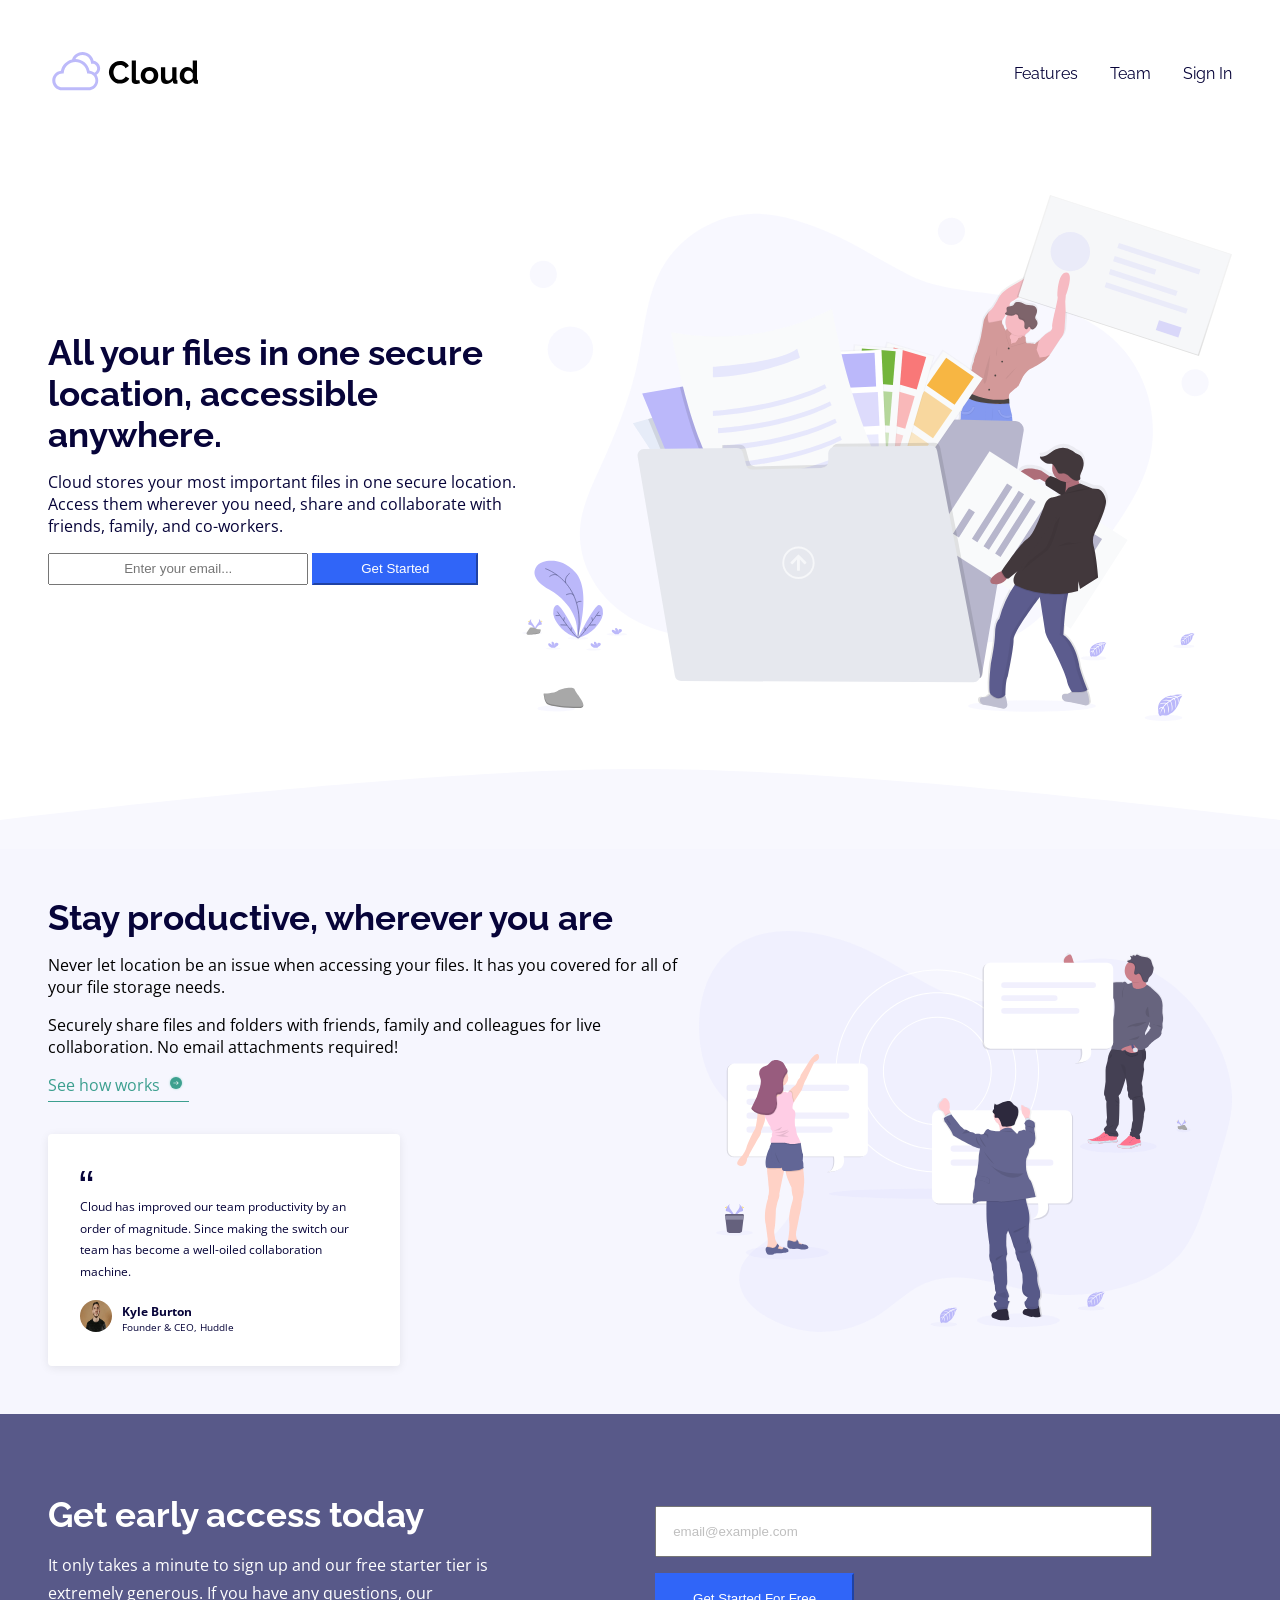
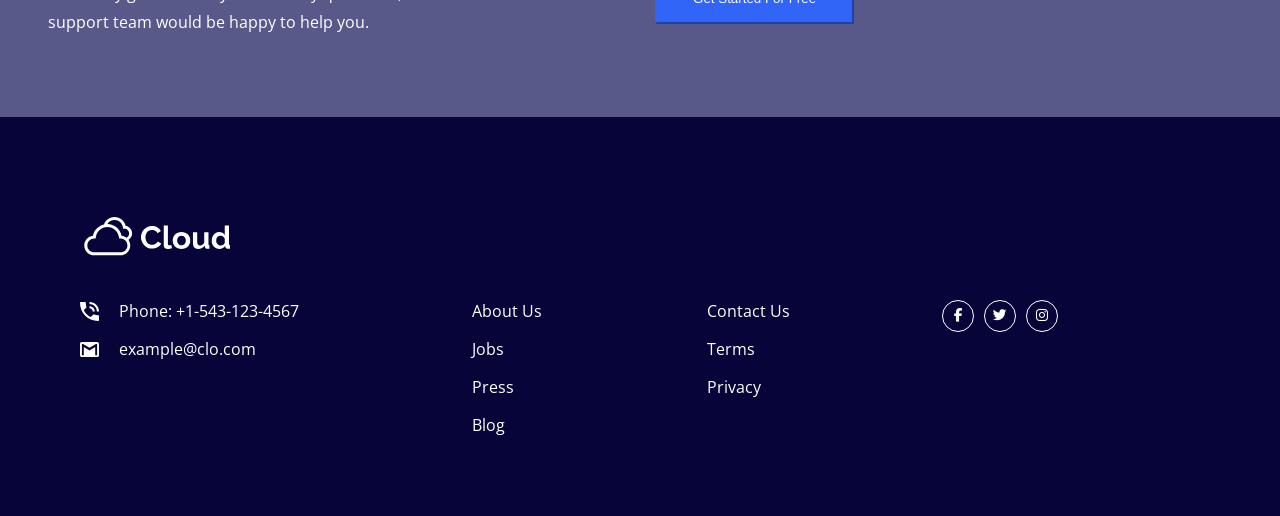
<file: task1/index.html>
<!DOCTYPE html>
<html lang="en">
<head>
    <meta charset="UTF-8">
    <meta name="viewport" content="width=device-width, initial-scale=1.0">
    <title>Cloud</title>
    <link rel="preconnect" href="https://fonts.googleapis.com">
    <link rel="preconnect" href="https://fonts.gstatic.com" crossorigin>
    <link href="https://fonts.googleapis.com/css2?family=Open+Sans:ital,wght@0,300..800;1,300..800&family=Raleway:ital,wght@0,100..900;1,100..900&display=swap" rel="stylesheet">
    <link rel="stylesheet" href="https://cdnjs.cloudflare.com/ajax/libs/font-awesome/6.5.1/css/all.min.css">
    <link rel="stylesheet" href="css/style.css">
</head>
<body>
    <div class="container">
        <header>
            <span class="logo"><img src="images/logo.svg" alt="Cloud"></span>
            <nav>
                <a href="#">Features</a>
                <a href="#">Team</a>
                <a href="#">Sign In</a>
            </nav>
        </header>

        <main>
            <section class="hero">
                <div>
                    <h1>All your files in one secure location, accessible anywhere.</h1>
                    <p>Cloud stores your most important files in one secure location. Access them wherever you need, share and collaborate with friends, family, and co-workers.</p>
                    <form action="#">
                        <input type="email" placeholder="Enter your email...">
                        <button type="submit">Get Started</button>
                    </form>
                </div>
                <img src="images/illustration-1.svg" alt="">
            </section>

            <section class="productive">
                <article class="info">
                    <h2>Stay productive, wherever you are</h2>
                    <p>Never let location be an issue when accessing your files. It has you covered for all of your file storage needs.</p>
                    <p>Securely share files and folders with friends, family and colleagues for live collaboration. No email attachments required!</p>
                    <a href="#">See how works</a>
                    <figure class="testimonial">
                        <img src="images/icon-quotes.svg" alt="">
                        <blockquote>
                            <p>Cloud has improved our team productivity by an order of magnitude. Since making the switch our team has become a well-oiled collaboration machine.</p>
                        </blockquote>
                        <figcaption>
                            <img src="images/kb.jpg" alt="Kyle Burton" class="kyle">
                            <div>
                                <cite>Kyle Burton</cite>
                                <p>Founder & CEO, Huddle</p>
                            </div>
                        </figcaption>
                    </figure>
                </article>
                <img src="images/illustration-2.svg" alt="">
            </section>
            <section class="early-access">
                <article>
                    <h2>Get early access today</h2>
                    <p>It only takes a minute to sign up and our free starter tier is extremely generous. If you have any questions, our support team would be happy to help you.</p>
                </article>
                <form action="#">
                    <input type="email" placeholder="email@example.com">
                    <button type="submit">Get Started For Free</button>
                </form>
            </section>
        </main>

        <footer>
            <img src="images/logo-white.svg" alt="Cloud" class="footer-logo">
            <div class="footer-content">
                <ul class="contact">
                    <li><img src="images/icon-phone.svg" alt="">Phone: +1-543-123-4567</li>
                    <li><img src="images/icon-email.svg" alt="">example@clo.com</li>
                </ul>
                <ul class="footer-links">
                    <li><a href="#">About Us</a></li>
                    <li><a href="#">Jobs</a></li>
                    <li><a href="#">Press</a></li>
                    <li><a href="#">Blog</a></li>
                </ul>
                <ul class="footer-links">
                    <li><a href="#">Contact Us</a></li>
                    <li><a href="#">Terms</a></li>
                    <li><a href="#">Privacy</a></li>
                </ul>
                <div class="socials">
                    <a href="#" aria-label="Facebook"><i class="fa-brands fa-facebook-f"></i></a>
                    <a href="#" aria-label="Twitter"><i class="fa-brands fa-twitter"></i></a>
                    <a href="#" aria-label="Instagram"><i class="fa-brands fa-instagram"></i></a>
                </div>
            </div>
        </footer>
    </div>
</body>
</html>
</file>
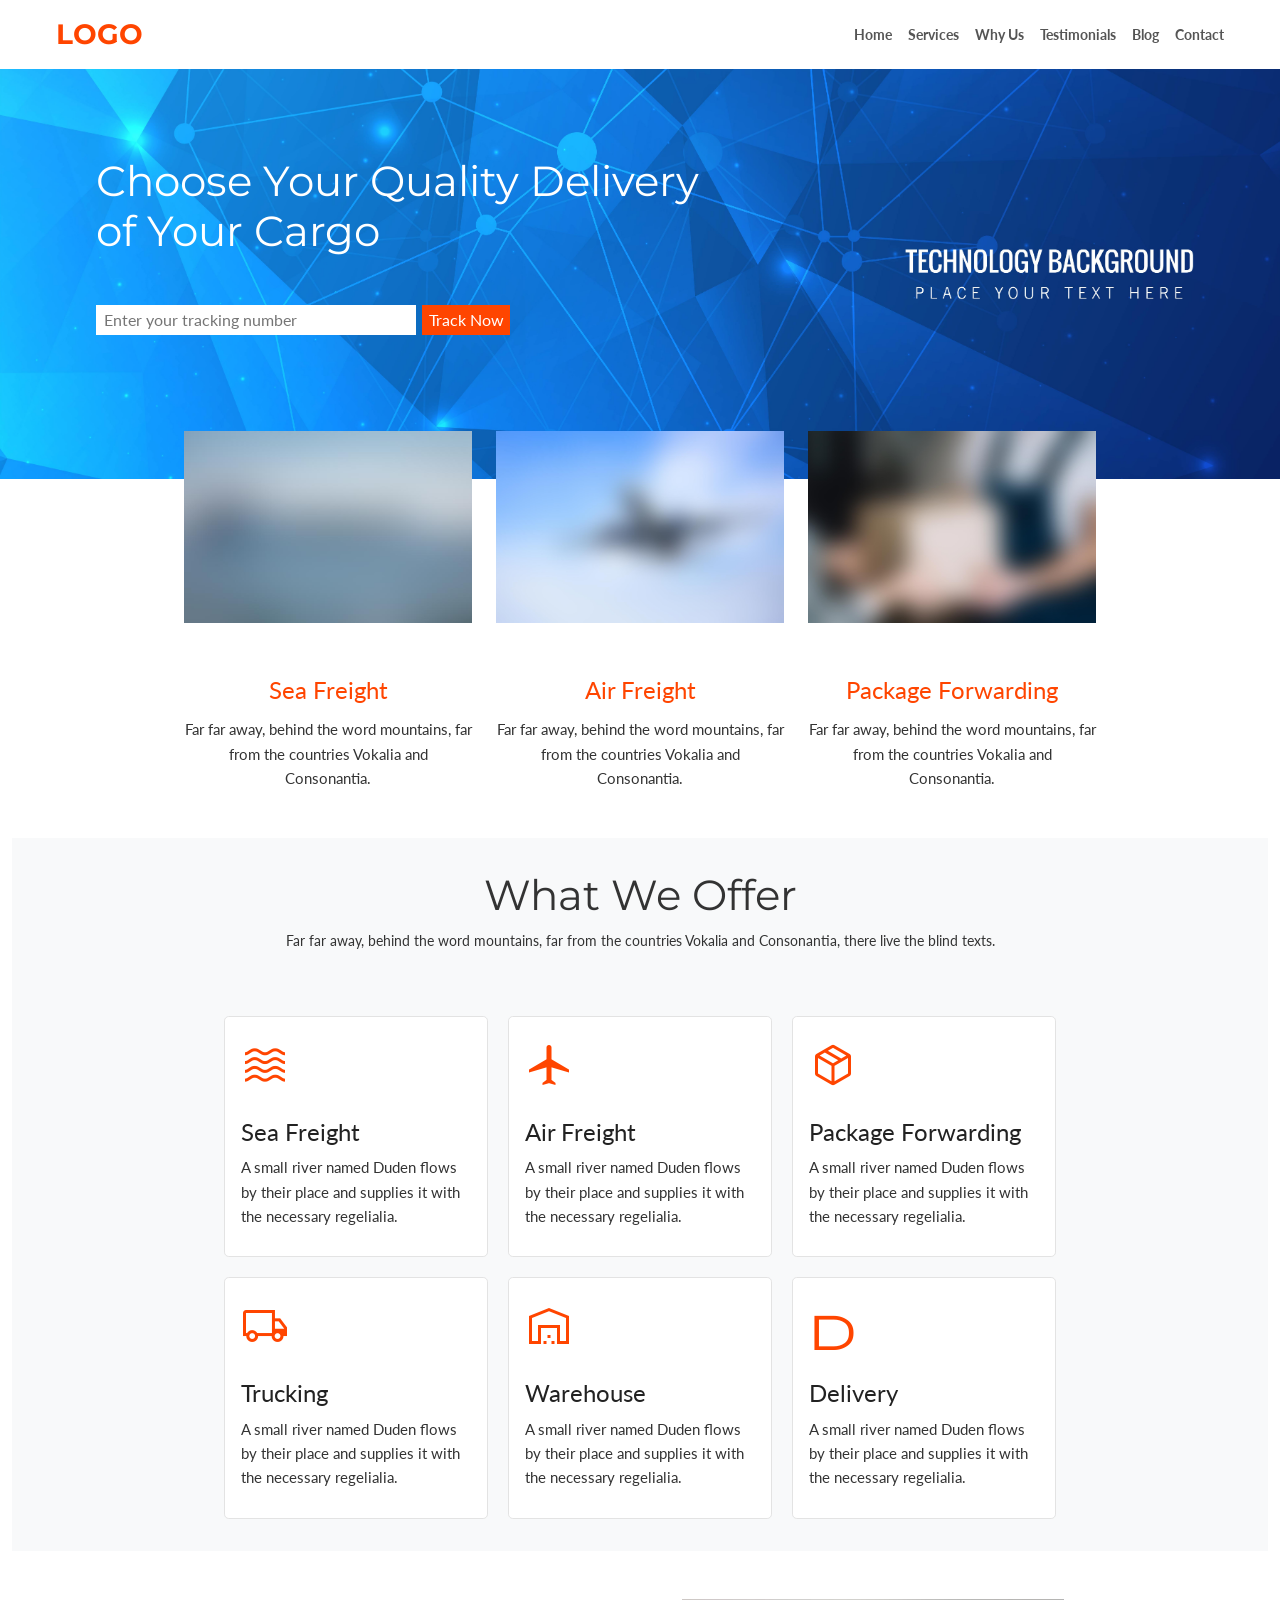
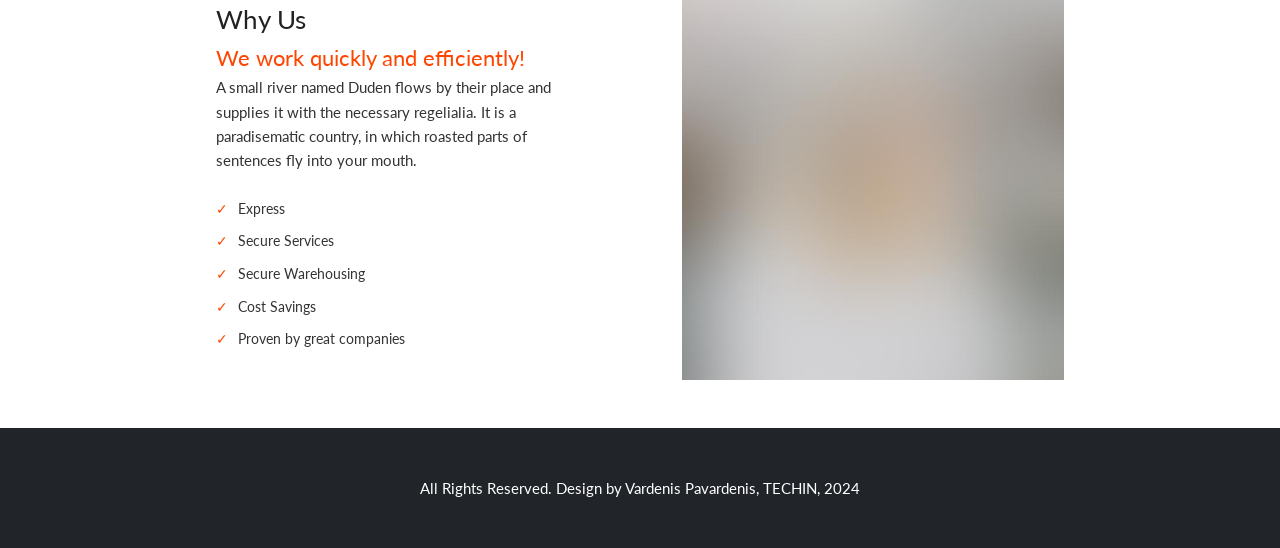
<file: task2/index.html>
<!DOCTYPE html>
<html lang="en">

<head>
    <meta charset="UTF-8">
    <meta name="viewport" content="width=device-width, initial-scale=1.0">
    <title>Cargo Delivery</title>
    <link rel="preconnect" href="https://fonts.googleapis.com">
    <link rel="preconnect" href="https://fonts.gstatic.com" crossorigin>
    <link
        href="https://fonts.googleapis.com/css2?family=Lato:wght@400;700&family=Montserrat:wght@400;700&display=swap"
        rel="stylesheet">
    <link href="https://fonts.googleapis.com/css2?family=Material+Symbols+Outlined" rel="stylesheet">
    <link rel="stylesheet" href="css/style.css">
</head>

<body>
    <header>
        <nav>
            <a href="#" class="logo">LOGO</a>
            <div class="links">
                <a href="#">Home</a>
                <a href="#services">Services</a>
                <a href="#why-us">Why Us</a>
                <a href="#">Testimonials</a>
                <a href="#">Blog</a>
                <a href="#">Contact</a>
            </div>
        </nav>
        <div class="hero">
            <h1>Choose Your Quality Delivery <br>of Your Cargo</h1>
            <form action="#">
                <input type="text" placeholder="Enter your tracking number">
                <button type="submit">Track Now</button>
            </form>
        </div>
    </header>

    <main>
        <section id="delivery" class="wrapper">
            <article class="delivery-option">
                <img src="images/cargo_sea_big.jpg" alt="Sea freight">
                <h3>Sea Freight</h3>
                <p>Far far away, behind the word mountains, far from the countries Vokalia and Consonantia.</p>
            </article>
            <article class="delivery-option">
                <img src="images/cargo_air_big.jpg" alt="Air freight">
                <h3>Air Freight</h3>
                <p>Far far away, behind the word mountains, far from the countries Vokalia and Consonantia.</p>
            </article>
            <article class="delivery-option">
                <img src="images/cargo_delivery_big.jpg" alt="Package forwarding">
                <h3>Package Forwarding</h3>
                <p>Far far away, behind the word mountains, far from the countries Vokalia and Consonantia.</p>
            </article>
        </section>

        <section id="services">
            <div class="wrapper">
                <h2>What We Offer</h2>
                <p class="intro">Far far away, behind the word mountains, far from the countries Vokalia and Consonantia, there live the blind texts.</p>
                <div class="offer">
                    <article>
                        <span class="material-symbols-outlined">waves</span>
                        <h3>Sea Freight</h3>
                        <p>A small river named Duden flows by their place and supplies it with the necessary regelialia.</p>
                    </article>
                    <article>
                        <span class="material-symbols-outlined">flight</span>
                        <h3>Air Freight</h3>
                        <p>A small river named Duden flows by their place and supplies it with the necessary regelialia.</p>
                    </article>
                    <article>
                        <span class="material-symbols-outlined">package_2</span>
                        <h3>Package Forwarding</h3>
                        <p>A small river named Duden flows by their place and supplies it with the necessary regelialia.</p>
                    </article>
                    <article>
                        <span class="material-symbols-outlined">local_shipping</span>
                        <h3>Trucking</h3>
                        <p>A small river named Duden flows by their place and supplies it with the necessary regelialia.</p>
                    </article>
                    <article>
                        <span class="material-symbols-outlined">warehouse</span>
                        <h3>Warehouse</h3>
                        <p>A small river named Duden flows by their place and supplies it with the necessary regelialia.</p>
                    </article>
                    <article>
                        <span class="material-symbols-outlined">delivery_truck_speed</span>
                        <h3>Delivery</h3>
                        <p>A small river named Duden flows by their place and supplies it with the necessary regelialia.</p>
                    </article>
                </div>
            </div>
        </section>

        <section id="why-us" class="wrapper">
            <div class="why-text">
                <h2>Why Us</h2>
                <h3>We work quickly and efficiently!</h3>
                <p>A small river named Duden flows by their place and supplies it with the necessary regelialia. It is a paradisematic country, in which roasted parts of sentences fly into your mouth.</p>
                <ul>
                    <li>Express</li>
                    <li>Secure Services</li>
                    <li>Secure Warehousing</li>
                    <li>Cost Savings</li>
                    <li>Proven by great companies</li>
                </ul>
            </div>
            <img src="images/person_5.jpg" alt="Our team member">
        </section>
    </main>

    <footer>
        <p>All Rights Reserved. Design by Vardenis Pavardenis, TECHIN, 2024</p>
    </footer>
</body>

</html>
</file>
<file: task1/css/style.css>
* { 
    box-sizing: border-box;
    margin: 0;
    padding: 0;
    
}

:root { 
    --main-dark-blue: hsl(243, 87%, 12%);
    --main-blue: hsl(238, 22%, 44%);
    --accent-blue: hsl(224, 93%, 58%);
    --accent-cyan: hsl(170, 45%, 43%);
    --neutral-blue: hsl(240, 75%, 98%);
    --neutral-grey: hsl(0, 0%, 75%);
}

header, h1, h2, nav { 
    font-family: "Raleway", sans-serif;
}

main { 
    font-family: "Open Sans", sans-serif;
}

img { 
    max-width: 100%;
}

.container { 
    max-width: 1440px;
    margin-inline: auto;
}

body { background-color: white;}

/* --header-- */

header { 
    display: flex;
    justify-content: space-between;
    align-items: center;
    padding: 3rem;
}

header img { 
    width: 10rem;
}

header a { 
    text-decoration: none;
    color: var(--main-dark-blue);
    white-space: nowrap;
}

nav { 
    display: flex;
    gap: 2rem;
}

@media (max-width: 768px) { 
    header { 
        padding: 1rem;
    }
    header img { 
        width: 8rem;
    }
    header a { 
        font-size: 0.8rem;
    }
    nav { 
        gap: 1rem;
    }
}

/* ---hero section--- */

.hero { 
    display: flex;
    padding: 3rem;
    align-items: center;
    
}

.hero div { 
    width: 40%;
}

.hero img { 
    width: 60%;
}

h1 {
    font-weight: 700;
    margin-bottom: 1rem;
    font-size: 2.2rem;
    color: var(--main-dark-blue);
}

.hero p {
    margin-bottom: 1rem;
    color: var(--main-dark-blue);
}

.hero input {
    height: 2rem;
    width: 55%; 
    text-align: center;
}

.hero button { 
    width: 35%;
    color: white;
    background-color: var(--accent-blue);
    border-color: var(--accent-blue);
    height: 2rem;
}

@media (max-width: 768px) { 
    .hero { 
        flex-direction: column-reverse;
        text-align: center;
    }

    .hero div { 
        width: 100%;
    }
    .hero img { 
        width: 100%;
    }

    .hero form {
        flex-wrap: wrap;
        
    }

    .hero input { 
        width: 100%;
        margin-bottom: 1rem;
    }

    .hero button { 
        width: 100%;
    }
}

/* ---productive section--- */

.productive { 
    display: flex;
    padding: 3rem;
    justify-content: space-between;
    background-color: var(--neutral-blue);
    position: relative;
    margin-top: 5rem;
    align-items: center;
}

.productive::before{ 
    background-image: url("../images/bg-curve-desktop.svg");
    content: "";
    position: absolute;
    bottom: 100%;
    left: 0;
    width: 100%;
    height: 5rem;
    background-size: 100% 100%;
    background-repeat: no-repeat;
}

.info {
    width: 55%;
}

.info h2 {
    font-weight: 700;
    font-size: 2.2rem;
    color: var(--main-dark-blue);
}

.productive>img {
    width: 45%;
}

.info>p { 
    margin: 1rem 0 ;
}

.info>a { 
    color: var(--accent-cyan);
    text-decoration: none;
    border-bottom: 1px solid var(--accent-cyan);
    padding-bottom: 0.3rem;
    padding-right: 0.3rem;
    display: inline-block;
}

.info>a::after { 
    content: url("../images/icon-arrow.svg");
    margin-left: 0.5rem;
    vertical-align: baseline;
}

.kyle { 
    width: 2rem;
    height: 2rem;
    border-radius: 50%;
}

.testimonial { 
    background-color: white;
    padding: 2rem;
    border-radius: 4px;
    box-shadow: 0 2px 10px rgba(0, 0, 0, 0.08);
    margin-top: 2rem;
    max-width: 22rem;
    color: var(--main-dark-blue);
}

.testimonial blockquote {
    font-size: 0.75rem;
    line-height: 1.8;
    margin: 0.5rem 0 1rem;
}

.testimonial figcaption {
    display: flex;
    align-items: center;
    gap: 0.6rem;
}

.testimonial cite {
    font-style: normal;
    font-weight: 700;
    font-size: 0.75rem;
}

.testimonial figcaption p {
    font-size: 0.6rem;
}

@media (max-width: 768px) { 
    .productive { 
        flex-direction: column-reverse;
        padding: 3rem 1.25rem;
    }

    .productive::before{ 
        background-image: url("../images/bg-curve-mobile.svg");
    }

    .info {
        width: 100%;
    }

    .productive>img {
        width: 100%;
    }

    .info h2 { 
        font-size: 1rem;
        text-align: center;
    }
    .info>p { 
        font-size: 0.8rem;
    }

    .info>a {
        font-size: 0.8rem;
        display: block;
        width: fit-content;
        margin-inline: auto;
    }

    .testimonial { 
        margin-inline: auto;
        max-width: 100%;
    }
}

/* ---early-access section--- */

.early-access { 
    display: flex;
    align-items: center;
    background-color: var(--main-blue);
    color: white;
    padding: 5rem 8rem 5rem 3rem;
    justify-content: space-between;
}

.early-access article { 
    width: 40%;
    
}

.early-access h2 { 
    margin-bottom: 1rem;
    font-weight: 700;
    font-size: 2.2rem;

}

.early-access p {
    line-height: 1.8;
}

.early-access form {
    display: flex;
    flex-direction: column;
    width: 45%;
}

.early-access input { 
    padding: 1rem;
    width: 100%;
    margin-bottom: 1rem;
}

.early-access input::placeholder {
    color: var(--neutral-grey);
}

.early-access button { 
    background-color: var(--accent-blue);
    border-color: var(--accent-blue);
    width: 40%;
    padding: 1rem;
    color: white;
}

@media (max-width: 768px) {
    .early-access { 
        flex-direction: column;
        text-align: center;
        padding: 3rem;
    }

    .early-access article { 
        width: 100%;
        margin-bottom: 1rem;
    }

    .early-access h2 { 
        font-size: 1.5rem;
    }

    .early-access p { 
        font-size: 0.9rem;
    }

    .early-access form { 
        width: 80%;
        margin-inline: auto;
    }

    .early-access input { 
    padding: 0.5rem;
    }

    .early-access button { 
    width: 100%;
    padding: 0.5rem;
    }
}

/* ---footer--- */

footer {
    background-color: var(--main-dark-blue);
    color: white;
    font-family: "Open Sans", sans-serif;
    padding: 6rem 5rem 4rem;
}

.footer-logo {
    display: block;
    width: 10rem;
    margin-bottom: 2.5rem;
}

.footer-content {
    display: flex;
    align-items: flex-start;
}

footer ul {
    list-style: none;
}

footer li {
    margin-bottom: 1rem;
}

footer a {
    color: white;
    text-decoration: none;
}

.contact {
    width: 35%;
}

.contact li {
    display: flex;
    align-items: center;
    gap: 1.25rem;
}

.contact img {
    width: 1.2rem;
}

.footer-links {
    width: 21%;
}

.socials {
    display: flex;
    gap: 0.6rem;
}

.socials a {
    width: 2rem;
    height: 2rem;
    border: 1px solid white;
    border-radius: 50%;
    display: flex;
    align-items: center;
    justify-content: center;
    font-size: 0.85rem;
}

.socials a:hover,
.footer-links a:hover {
    color: var(--accent-cyan);
    border-color: var(--accent-cyan);
}

@media (max-width: 768px) {
    footer {
        padding: 4rem 2.5rem 3rem;
    }

    .footer-logo {
        width: 11rem;
    }

    .footer-content {
        flex-direction: column;
    }

    .contact,
    .footer-links {
        width: 100%;
        margin-bottom: 2rem;
    }

    footer li {
        margin-bottom: 1.25rem;
    }

    .socials {
        align-self: center;
    }
}
</file>
<file: task2/css/style.css>
/* ---Bendras stilius--- */

* {
    box-sizing: border-box;
    margin: 0;
    padding: 0;
}

:root {
    --main-color: #ff4500;
    --text-color: #333333;
    --light-bg: #f8f9fa;
    --dark-bg: #212529;
}

body {
    font-family: "Lato", Arial, sans-serif;
    color: var(--text-color);
    background-color: white;
    line-height: 1.6;
}

h1,
h2 {
    font-family: "Montserrat", Arial, sans-serif;
    font-weight: 400;
}

h3 {
    font-weight: 400;
}

img {
    display: block;
    max-width: 100%;
}

input,
button {
    font: inherit;
}

a {
    text-decoration: none;
    color: inherit;
}

/* turinio plotis visose sekcijose */
.wrapper {
    max-width: 60rem;
    margin-inline: auto;
    padding-inline: 1.5rem;
}

/* ---Header--- */

nav {
    display: flex;
    justify-content: space-between;
    align-items: center;
    padding: 0.75rem 3.5rem;
    background-color: white;
}

.logo {
    font-family: "Montserrat", Arial, sans-serif;
    font-weight: 700;
    font-size: 1.75rem;
    color: var(--main-color);
}

.links {
    display: flex;
    /* tarpai ir šriftas mažėja kartu su ekranu: min, norimas, max */
    gap: clamp(0.5rem, 1.5vw, 1rem);
}

.links a {
    font-size: clamp(0.6rem, 2vw, 0.9rem);
    font-weight: 700;
    color: #555555;
}

.links a:hover {
    color: var(--main-color);
}

.hero {
    background-image: url("../images/Backimg.jpg");
    background-size: cover;
    background-position: center;
    padding: 5.5rem 6rem 9rem;
}

.hero h1 {
    color: white;
    font-size: 2.6rem;
    line-height: 1.2;
    margin-bottom: 3rem;
}

.hero form {
    display: flex;
    gap: 0.4rem;
}

.hero input {
    width: 20rem;
    padding: 0.15rem 0.5rem;
    border: none;
}

.hero button {
    background-color: var(--main-color);
    color: white;
    border: none;
    padding: 0.15rem 0.4rem;
    cursor: pointer;
}

/* ---Delivery sekcija--- */

#delivery {
    display: flex;
    gap: 1.5rem;
    margin-top: -3rem;
    /* kortelės užlipa ant hero paveikslėlio */
    margin-bottom: 3rem;
    text-align: center;
}

.delivery-option {
    flex: 1;
}

.delivery-option img {
    width: 100%;
    aspect-ratio: 3 / 2;
    object-fit: cover;
    margin-bottom: 3rem;
}

.delivery-option h3 {
    color: var(--main-color);
    font-size: 1.5rem;
    margin-bottom: 0.5rem;
}

.delivery-option p {
    font-size: 0.95rem;
}

/* ---Services sekcija--- */

#services {
    background-color: var(--light-bg);
    margin-inline: 0.75rem;
    padding: 1.5rem 0 2rem;
    text-align: center;
}

#services h2 {
    font-size: 2.6rem;
}

#services .intro {
    font-size: 0.9rem;
    margin-bottom: 4rem;
}

.offer {
    display: grid;
    grid-template-columns: repeat(3, minmax(0, 1fr));
    gap: 1.25rem;
    max-width: 52rem;
    margin-inline: auto;
    text-align: left;
}

.offer article {
    background-color: white;
    border: 1px solid #e3e3e3;
    border-radius: 0.3rem;
    padding: 1.5rem 1rem 1.75rem;
}

.offer .material-symbols-outlined {
    display: block;
    width: 3rem;
    height: 3rem;
    overflow: hidden;
    /* jei ikonų šriftas neužsikrautų, tekstas neišlįs už kortelės */
    color: var(--main-color);
    font-size: 3rem;
    margin-bottom: 1.5rem;
}

.offer h3 {
    font-size: 1.5rem;
    color: #222222;
    margin-bottom: 0.25rem;
}

.offer p {
    font-size: 0.95rem;
}

/* ---Why Us sekcija--- */

#why-us {
    display: flex;
    justify-content: space-between;
    align-items: flex-start;
    gap: 3rem;
    padding-block: 3rem 3rem;
    max-width: 56rem;
}

.why-text {
    max-width: 22rem;
}

.why-text h2 {
    font-family: "Lato", Arial, sans-serif;
    font-size: 1.6rem;
    color: #222222;
}

.why-text h3 {
    color: var(--main-color);
    font-size: 1.4rem;
}

.why-text p {
    font-size: 0.95rem;
    margin-bottom: 1.5rem;
}

.why-text ul {
    list-style: none;
}

.why-text li {
    font-size: 0.9rem;
    margin-bottom: 0.6rem;
}

.why-text li::before {
    content: "✓";
    color: var(--main-color);
    margin-right: 0.6rem;
}

#why-us img {
    width: 45%;
}

/* ---Footer--- */

footer {
    background-color: var(--dark-bg);
    color: white;
    text-align: center;
    padding: 3rem 1rem;
    font-size: 0.95rem;
}

/* ---Vidutinis ekranas--- */

@media (max-width: 991px) {
    .offer {
        grid-template-columns: repeat(2, minmax(0, 1fr));
    }
}

/* ---Mažas ekranas--- */

@media (max-width: 767px) {
    nav {
        padding: 0.75rem;
        gap: 0.75rem;
    }

    .logo {
        font-size: 1.25rem;
    }

    .links {
        gap: clamp(0.3rem, 1.5vw, 0.5rem);
    }

    .links a {
        white-space: nowrap;
    }

    .hero {
        padding: 3rem 2rem 6rem;
    }

    .hero h1 {
        font-size: 1.5rem;
        margin-bottom: 1.5rem;
    }

    .hero input {
        width: 9rem;
        min-width: 0;
        font-size: 0.85rem;
    }

    .hero button {
        font-size: 0.85rem;
    }

    #delivery {
        flex-direction: column;
        padding-inline: 2rem;
    }

    .offer {
        grid-template-columns: minmax(0, 1fr);
        max-width: 26rem;
    }

    #services h2 {
        font-size: 1.9rem;
    }

    #why-us {
        flex-direction: column;
        gap: 4rem;
    }

    .why-text {
        max-width: none;
    }

    #why-us img {
        width: 100%;
    }
}
</file>
